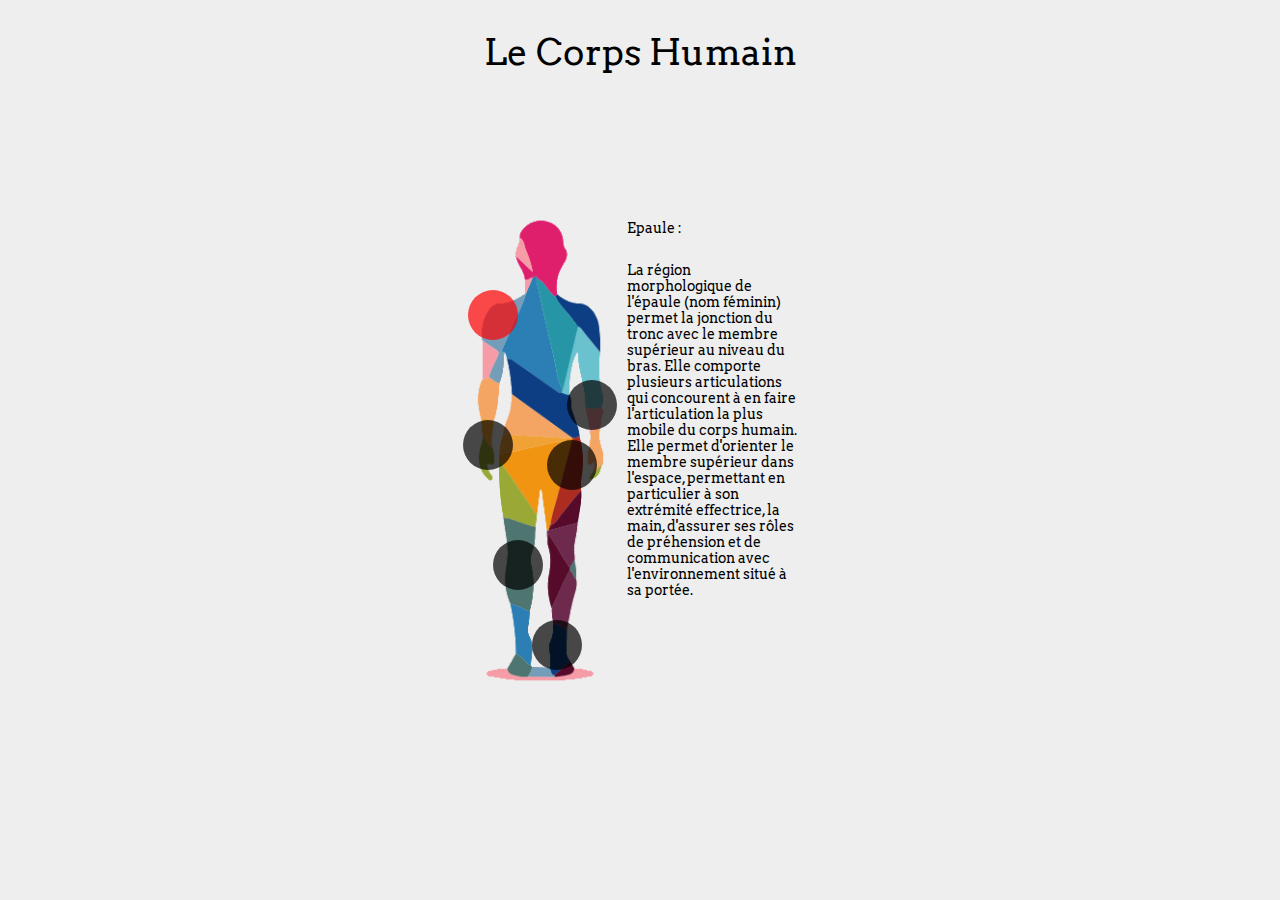
<file: Atelier_2/index.html>
<!DOCTYPE html>
<html lang="fr">
	<head>
		<meta charset="utf-8"/>
		<meta name="description" content="Description">
		<meta name="keywords" content="corps,humain,anatomie,articulation">
		<meta name="viewport" content="width=device-width, initial-scale=1, user-scalable=no, shrink-to-fit=no">
		<link rel="stylesheet" type="text/css" href="css/style.css"/>
		<link rel="stylesheet" type="text/css" href="css/index.css"/>
		<title>Corps Humain</title>
	</head>
	<body>
		<main id="main" role="main">

			<h1>Le Corps Humain</h1>
			<div id="container">

				<div class="left">
					<img src="img/body.png">
					
					<div onclick="update(this);" id="epaules" class="active"></div>
					<div onclick="update(this);" id="coude"></div>
					<div onclick="update(this);" id="poignet"></div>
					<div onclick="update(this);" id="hanche"></div>
					<div onclick="update(this);" id="genou"></div>
					<div onclick="update(this);" id="cheville"></div>
				</div>

				<div class="right">
					<p id="epaules_p">
						<span>Epaule :</span><br/>
						La région morphologique de l'épaule (nom féminin) permet la jonction du tronc avec le membre supérieur au niveau du bras. Elle comporte plusieurs articulations qui concourent à en faire l'articulation la plus mobile du corps humain. Elle permet d'orienter le membre supérieur dans l'espace, permettant en particulier à son extrémité effectrice, la main, d'assurer ses rôles de préhension et de communication avec l'environnement situé à sa portée.
					</p>
				
					<p id="coude_p">
						<span>Coude :</span><br/>
						Le coude (ou articulation olécranienne) est la partie du membre supérieur située entre le bras et l'avant-bras. Cette articulation comprend en avant la région du « pli du coude » (ou fosse cubitale). C'est un complexe articulaire synovial du membre supérieur humain reliant le bras à l'avant-bras. Il unit ainsi trois os entre eux : le radius, l'ulna (cubitus) et l'humérus.
					</p>
				
					<p id="poignet_p">
						<span>Poignet :</span><br/>
						Le poignet est une région du membre supérieur située entre la main et l'avant-bras, et contenant le carpe.Élément-clé pour le fonctionnement de la main, il permet les mouvements (c'est-à-dire les changements de place et d’orientation) de la main par rapport à l’avant-bras, transmet les forces appliquées de la main à l’avant-bras, permet d'adapter la capacité de flexion-extension maximale des doigts et de la préhension.
					</p>
				
					<p id="hanche_p">
						<span>Hanche :</span><br/>
						La hanche ou articulation coxo-fémorale est une articulation (énarthrose) qui permet de joindre la cuisse au bassin. Elle met en jeu deux os : l'os iliaque et le fémur.
					</p>
				
					<p id="genou_p">
						<span>Genou :</span><br/>
						In nec rhoncus neque. Duis tincidunt ante massa, sit amet hendrerit nisl euismod quis. Maecenas sit amet dui nec elit lacinia ultrices. Nunc ullamcorper ullamcorper mi, eu blandit ipsum fringilla a. Fusce aliquet feugiat sapien pharetra volutpat. In euismod dolor accumsan rhoncus suscipit. Phasellus ut facilisis quam. In tempus ornare venenatis.
					</p>
				
					<p id="cheville_p">
						<span>Cheville :</span><br/>
						La cheville ou cou-de-pied est l'articulation qui relie la jambe et le pied.Elle est parfois sujette à des entorses, le plus souvent externes par flexion plantaire et pied en équin.Une cheville adulte est composée, au point de vue osseux, de l'épiphyse inférieure du tibia (malléole interne et plafond), de l'épiphyse inférieure de la fibula (ou péroné) (malléole externe) et du talus (ou astragale). Classiquement, on parle d'articulation supinale de l'arrière pied.
					</p>
				</div>
				
			</div>
		</main>
		<script type="text/javascript" src="scripts/script.js"></script>
	</body>
</html>
</file>
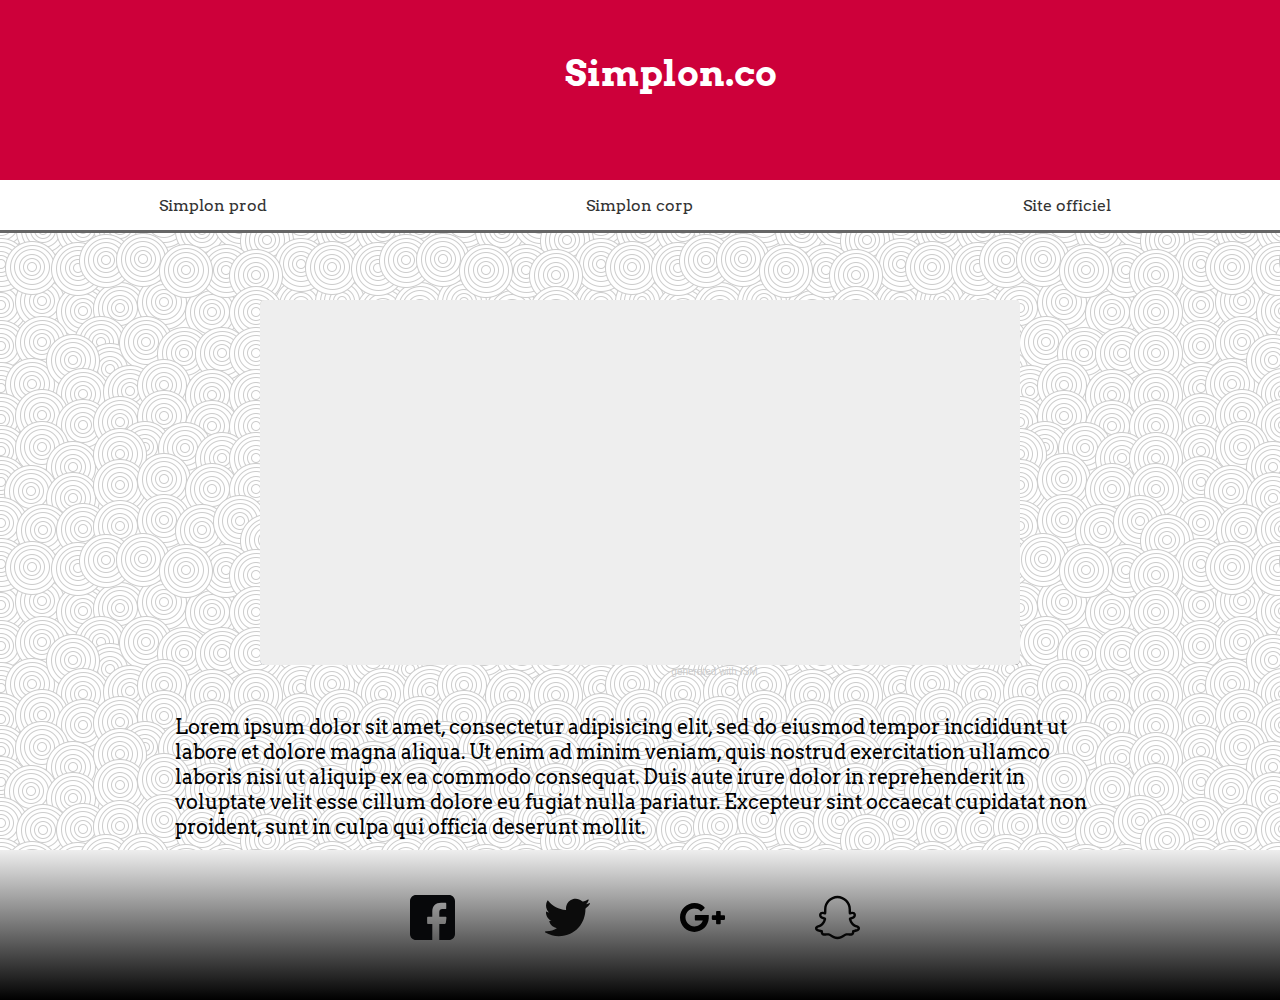
<file: Atelier_3/index.html>
<!DOCTYPE html>
<html>
	<head>
		<title>Simplon</title>
		<meta charset="utf-8">
		<link rel="stylesheet" type="text/css" href="styles/style.css">
		<link rel="stylesheet" type="text/css" href="styles/index.css">
		<link rel="stylesheet" href="imageslidermaker/ism/css/my-slider.css"/>
		<link rel="stylesheet" type="text/css" href="styles/my_menu.css">
		<script src="imageslidermaker/ism/js/ism-2.2.min.js"></script>
	</head>
	<body>
		<section id="header">
			<h1>Simplon.co</h1>
			<link rel="icon" href="images/index.png" />
		</section>

		<div id="menu">
			<nav>
				<div class='wifeo_conteneur_menu'>
					<div class='wifeo_pagemenu'>
						<a href='https://prod.simplon.co/' target='_blank'>Simplon prod</a>
					</div>
					<div class='wifeo_pagemenu'>
						<a href='https://simplon.co/simplon-corp/' target='_blank'>Simplon corp</a>
					</div>
					<div class='wifeo_pagemenu'>
						<a href='https://simplon.co/' target='_blank'>Site officiel</a>
					</div>
				</div>
			</nav>
		</div>

		<section id="main">
			<center><div id="slider">
				<div class="ism-slider" id="my-slider">
				  <ol>
				    <li>
				      <img src="images/slide_1png.png">
				      <div class="ism-caption ism-caption-0">My slide caption text</div>
				    </li>
				    <li>
				      <img src="images/slide_2.jpg">
				      <div class="ism-caption ism-caption-0">My slide caption text</div>
				    </li>
				    <li>
				      <img src="images/slide_3.png">
				      <div class="ism-caption ism-caption-0">My slide caption text</div>
				    </li>
				  </ol>
				</div>
				<p class="ism-badge" id="my-slider-ism-badge"><a class="ism-link" href="http://imageslidermaker.com" rel="nofollow">generated with ISM</a></p>

			</div></center>
			<p>Lorem ipsum dolor sit amet, consectetur adipisicing elit, sed do eiusmod
			tempor incididunt ut labore et dolore magna aliqua. Ut enim ad minim veniam,
			quis nostrud exercitation ullamco laboris nisi ut aliquip ex ea commodo
			consequat. Duis aute irure dolor in reprehenderit in voluptate velit esse
			cillum dolore eu fugiat nulla pariatur. Excepteur sint occaecat cupidatat non
			proident, sunt in culpa qui officia deserunt mollit. </p>
		</section>
		<section id="footer">
			<div id="footer_top">
				<img src="images/facebook.svg">
				<img src="images/twitter.svg">
				<img src="images/google-plus.svg">
				<img src="images/snapchat.svg">
			</div>
		</section>
	</body>
</html>
</file>
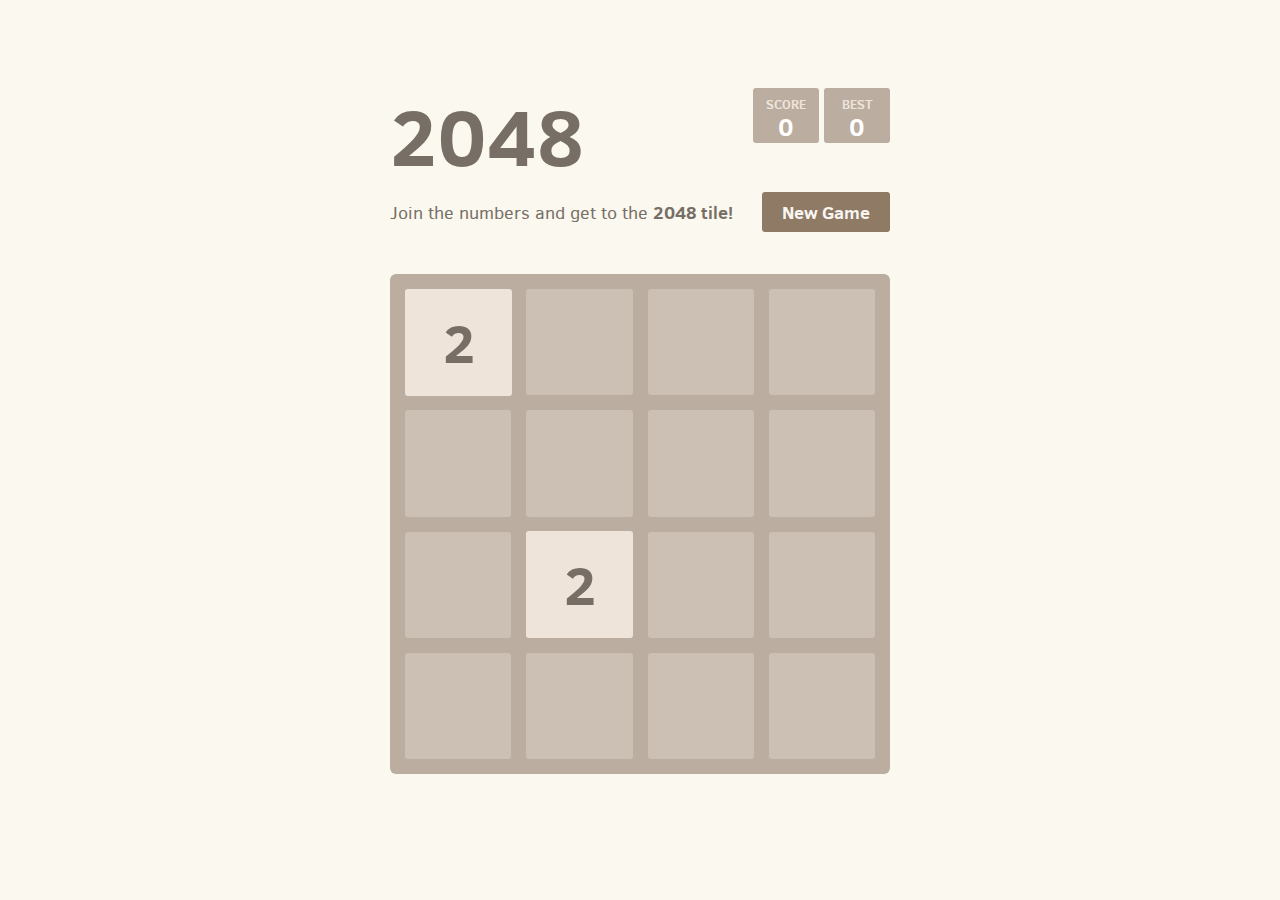
<file: Atelier_4/2048/index.html>
<!DOCTYPE html>
<html>
<head>
  <meta charset="utf-8">
  <title>2048</title>

  <link href="style/main.css" rel="stylesheet" type="text/css">
  <link rel="shortcut icon" href="favicon.ico">
  <link rel="apple-touch-icon" href="meta/apple-touch-icon.png">
  <link rel="apple-touch-startup-image" href="meta/apple-touch-startup-image-640x1096.png" media="(device-width: 320px) and (device-height: 568px) and (-webkit-device-pixel-ratio: 2)"> <!-- iPhone 5+ -->
  <link rel="apple-touch-startup-image" href="meta/apple-touch-startup-image-640x920.png"  media="(device-width: 320px) and (device-height: 480px) and (-webkit-device-pixel-ratio: 2)"> <!-- iPhone, retina -->
  <meta name="apple-mobile-web-app-capable" content="yes">
  <meta name="apple-mobile-web-app-status-bar-style" content="black">

  <meta name="HandheldFriendly" content="True">
  <meta name="MobileOptimized" content="320">
  <meta name="viewport" content="width=device-width, target-densitydpi=160dpi, initial-scale=1.0, maximum-scale=1, user-scalable=no, minimal-ui">
</head>
<body>
  <div class="container">
    <div class="heading">
      <h1 class="title">2048</h1>
      <div class="scores-container">
        <div class="score-container">0</div>
        <div class="best-container">0</div>
      </div>
    </div>

    <div class="above-game">
      <p class="game-intro">Join the numbers and get to the <strong>2048 tile!</strong></p>
      <a class="restart-button">New Game</a>
    </div>

    <div class="game-container">
      <div class="game-message">
        <p></p>
        <div class="lower">
	        <a class="keep-playing-button">Keep going</a>
          <a class="retry-button">Try again</a>
        </div>
      </div>

      <div class="grid-container">
        <div class="grid-row">
          <div class="grid-cell"></div>
          <div class="grid-cell"></div>
          <div class="grid-cell"></div>
          <div class="grid-cell"></div>
        </div>
        <div class="grid-row">
          <div class="grid-cell"></div>
          <div class="grid-cell"></div>
          <div class="grid-cell"></div>
          <div class="grid-cell"></div>
        </div>
        <div class="grid-row">
          <div class="grid-cell"></div>
          <div class="grid-cell"></div>
          <div class="grid-cell"></div>
          <div class="grid-cell"></div>
        </div>
        <div class="grid-row">
          <div class="grid-cell"></div>
          <div class="grid-cell"></div>
          <div class="grid-cell"></div>
          <div class="grid-cell"></div>
        </div>
      </div>

      <div class="tile-container">

      </div>
    </div>

    <p class="game-explanation">

  </div>

  <script src="js/bind_polyfill.js"></script>
  <script src="js/classlist_polyfill.js"></script>
  <script src="js/animframe_polyfill.js"></script>
  <script src="js/keyboard_input_manager.js"></script>
  <script src="js/html_actuator.js"></script>
  <script src="js/grid.js"></script>
  <script src="js/tile.js"></script>
  <script src="js/local_storage_manager.js"></script>
  <script src="js/game_manager.js"></script>
  <script src="js/application.js"></script>
</body>
</html>
</file>
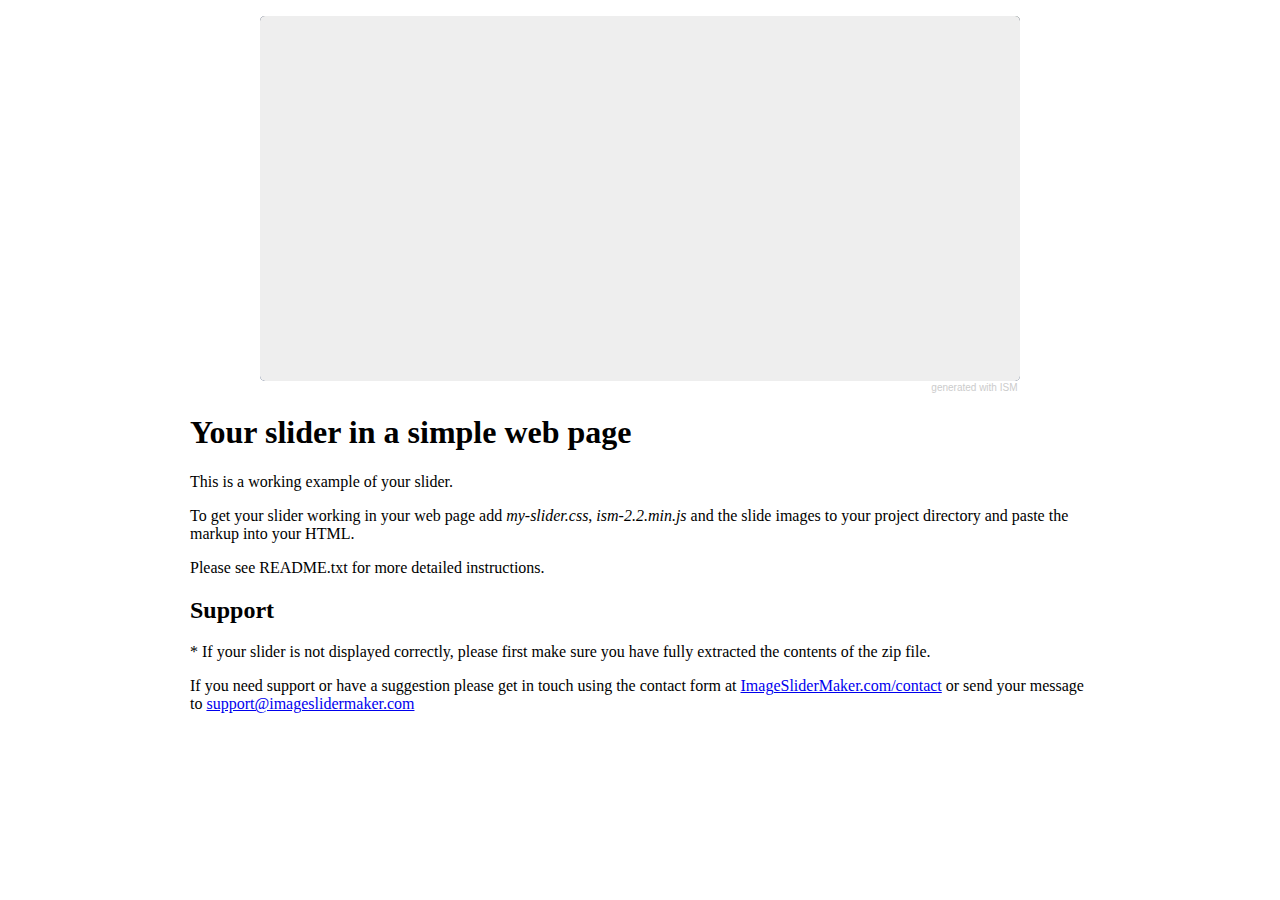
<file: Atelier_3/imageslidermaker/example.html>
<html>
<head>
<title>Your slider in a simple web page</title>

<style>
body { background-color: #fff; color: #000; padding: 0; margin: 0; }
.container { width: 900px; margin: auto; padding-top: 1em; }
.container .ism-slider { margin-left: auto; margin-right: auto; }
</style>

<link rel="stylesheet" href="ism/css/my-slider.css"/>
<script src="ism/js/ism-2.2.min.js"></script>

</head>
<body>
<div class='container'>

<div class="ism-slider" id="my-slider">
  <ol>
    <li>
      <img src="ism/image/slides/flower-729514_1280.jpg">
      <div class="ism-caption ism-caption-0">My slide caption text</div>
    </li>
    <li>
      <img src="ism/image/slides/beautiful-701678_1280.jpg">
      <div class="ism-caption ism-caption-0">My slide caption text</div>
    </li>
    <li>
      <img src="ism/image/slides/summer-192179_1280.jpg">
      <div class="ism-caption ism-caption-0">My slide caption text</div>
    </li>
  </ol>
</div>
<p class="ism-badge" id="my-slider-ism-badge"><a class="ism-link" href="http://imageslidermaker.com" rel="nofollow">generated with ISM</a></p>

<section><h1>Your slider in a simple web page</h1>


<p>This is a working example of your slider.</p>

<p>To get your slider working in your web page add <em>my-slider.css</em>, <em>ism-2.2.min.js</em> and the slide images to your project directory and paste the markup into your HTML.</p>
Please see README.txt for more detailed instructions.

<h2>Support</h2>

* If your slider is not displayed correctly, please first make sure you have fully extracted the contents of the zip file.

<p>If you need support or have a suggestion please get in touch using
the contact form at <a href='http://imageslidermaker.com/contact'>ImageSliderMaker.com/contact</a>
or send your message to <a href='mailto:support@imageslidermaker.com'>support@imageslidermaker.com</a></p>

</section></div>
</body>
</html>
</file>
<file: Atelier_2/css/style.css>
@import url('https://fonts.googleapis.com/css?family=Arvo');

* { box-sizing: border-box; margin: 0px; padding: 0px; outline: none;}
html { height: 100%;}
body { height: 100%; background-color: #eee; font-size: 0px; font-family: 'Arvo', serif;}
input { font-family: 'Arvo', serif;}
h1, h2, h3, h4, h5, h6 { font-weight: 400;}
a { text-decoration: none;}
</file>
<file: Atelier_2/css/index.css>
#main { display: block; position: relative; width: 100%; height: 100%;}
	h1 { font-size: 36px; text-align: center; padding-top: 30px; padding-bottom: 30px;}
	#container { display: block; position: absolute; top: 50%; left: 50%; transform: translate(-50%, -50%); width: 100%; height: 480px; text-align: center;}
		#container > .left { display: inline-block; vertical-align: top; position: relative; height: 100%;}
			#container > .left > img { display: block; height: 100%;}
			#container > .left > div { display: block; position: absolute; z-index: 10; width: 50px; height: 50px; border-radius: 50%; background-color: rgba(0, 0, 0, 0.7);}
			#container > .left > div.active { background-color: rgba(255, 0, 0, 0.7);}
			#epaules { top: 80px; left: -5px;}
			#coude { top: 170px; right: -10px;}
			#poignet { top: 210px; left: -10px;}
			#hanche { top: 230px; right: 10px;}
			#genou { top: 330px; left: 20px;}
			#cheville { top: 410px; right: 25px;}
		#container > .right { display: inline-block; vertical-align: top; max-width: 200px; height: 100%; overflow: auto;}
			#container > .right > p { padding: 10px 10px 10px 20px; text-align: left; font-size: 14px;}
				#container > .right > p > span { display: block; margin-bottom: 10px; font-weight: 500;}
			#epaules_p { display: block;}
			#coude_p { display: none;}
			#poignet_p { display: none;}
			#hanche_p { display: none;}
			#genou_p { display: none;}
			#cheville_p { display: none;}

@media (max-width: 479px)
{
		#container > .left { display: inline-block; vertical-align: top; width: 134px;}
		#container > .right { display: inline-block; vertical-align: top; width: calc(100% - 134px);}

}
</file>
<file: Atelier_3/styles/style.css>
@import url('https://fonts.googleapis.com/css?family=Arvo');

* { box-sizing: border-box; margin: 0px; padding: 0px; outline: none;}
html { height: 100%;}
body { height: 100%; background-image: url("../images/swirl_pattern/swirl_pattern.png"); background-repeat: repeat; background-attachment: fixed; font-size: 0px; font-family: 'Arvo', serif;}
input { font-family: 'Arvo', serif;}
 h2, h3, h4, h5, h6 { font-weight: 400; color: #fff;}
a { text-decoration: none;}
</file>
<file: Atelier_3/styles/index.css>
#header { height: 20%; background-color: #cd003a; }
	#header > h1 { font-size: 36px; color: #fff; height: 100%; margin: auto; padding-top: 4%; width: 150px; height: auto; }

#menu { height: 120px; }

#main { height: 500px; }

p { margin: 175px; margin-top: 50px;  font-size: 20px; color: black; position: absolute;}

#footer { margin-top: 50px; height: 150px; width: 100%; position: absolute; bottom: 0; position: static; background:linear-gradient(#eee, black); }
	#footer > #footer_top { width: 550px; margin: auto; }
		#footer > #footer_top > img { display: inline-block; height: 45px; margin: 45px; }
</file>
<file: Atelier_3/imageslidermaker/ism/css/my-slider.css>
.ism-slider > ol, .ism-slider > ol > li, .ism-slider > ol > li > img { width: 100%; list-style: none; margin: 0; padding: 0; }
.ism-slider {
  overflow: hidden;
  position: relative;
  padding: 0 !important;
  -webkit-user-select: none;
  -khtml-user-select: none;
  -moz-user-select: none;
  -ms-user-select: none;
  user-select: none;
  cursor: default;
  z-index: 2;
  background-color: rgba(0, 0, 0, 0.1);
  -webkit-animation: ism-fadein 3s;
  -webkit-background-clip: padding-box;
  -moz-background-clip: padding;
  background-clip: padding-box;
}
@-webkit-keyframes ism-fadein {
  from { opacity: 0; }
  to { opacity: 1; }
}
@-webkit-keyframes ism-loading {
  50% { left: 120px; }
}

.ism-slider .ism-slides {
  list-style: none;
  position: absolute;
  height: 100%;
  top: 0;
  padding: 0 !important;
  margin-top: 0;
  margin-bottom: 0;
  z-index: 1;
}

.ism-slider li.ism-slide {
  height: 100%;
  overflow: hidden;
  position: absolute;
  display: block;
  top: 0;
  bottom: 0;
  margin: 0 !important;
  padding: 0 !important;
  background-color: #d5d5d5;
  text-align: center;
}

.ism-slider .ism-img-frame {
  display: block;
  position: absolute;
  width: 100%;
  height: 100%;
}

.ism-slider a.ism-image-link {
  position: absolute;
  color: inherit;
  text-decoration: none;
  display: block;
  top: 0;
  left: 0;
  width: 100%;
  height: 100%;
}

.ism-slider .ism-img {
  display: block;
  border: none;
  position: absolute;
  pointer-events: none;
}

.ism-button, .ism-pause-button {
  position: absolute;
  display: block;
  -webkit-box-sizing: border-box; -moz-box-sizing: border-box; box-sizing: border-box;
  border: none;
  outline: none;
  text-align:center;
  z-index: 6;
  cursor: pointer;
  padding: 0;
  background-repeat: no-repeat;
  background-position: center center;
}

.ism-pause-button {
  display: none;
  left: 50%;
}

.ism-slider:hover .ism-pause-button {
  display: block;
}

.ism-caption {
  -webkit-box-sizing: border-box; -moz-box-sizing: border-box; box-sizing: border-box;
  padding: 0 1em;
  text-shadow: none;
  line-height: 1.2em;
  padding: 0.25em 0.5em;
  width: auto;
  height: auto;
  text-align: center;
  visibility: hidden;
}

a.ism-image-link .ism-caption, a.ism-caption {
  text-decoration: none;
  font-weight: normal;
}

a.ism-caption:hover {
  text-decoration: underline;
}

.ism-caption-0 {
  z-index: 3;
}

.ism-caption-1 {
  z-index: 4;
}

.ism-caption-2 {
  z-index: 5;
}

.ism-radios {
  margin: 0;
  padding: 0;
  list-style: none;
  color: #fff;
  font-size: 1px;
}

.ism-slider .ism-radios {
  position: absolute;
  -webkit-box-sizing: border-box; -moz-box-sizing: border-box; box-sizing: border-box;
  z-index: 6;
  bottom: 5px;
  left: 0;
  right: 0;
  width: auto;
  background-color: rgba(255, 255, 255, 0.0);
  padding: 0 7px;
  height: 0;
  overflow: visible;
}

.ism-slider .ism-radios.ism-radios-as-thumbnails {
  bottom: 5px;
}

.ism-radios li {
  position: relative;
  display: inline-block;
  margin: 0 3px;
  padding: 0;
}

.ism-radios input.ism-radio {
  display: none;
}

.ism-radios label {
  display: block;
  -webkit-box-sizing: border-box; -moz-box-sizing: border-box; box-sizing: border-box;
  margin: 0;
  text-decoration: none;
  cursor: pointer;
}

.ism-radios-as-thumbnails label {
  -webkit-background-size: 120% auto; -moz-background-size: 120% auto; -o-background-size: 120% auto; background-size: 120% auto;
  background-position: center center;
  background-repeat: no-repeat;
  border: 2px solid rgba(255, 255, 255, 0.6);
  opacity: 0.8;
}

.ism-radios-as-thumbnails label:hover {
  border: 2px solid #fff;
  opacity: 1;
}

.ism-radios-as-thumbnails li.active label {
  border: 2px solid rgba(255, 255, 255, 1.0);
  opacity: 1;
}

p.ism-badge {
  margin: 0 auto;
  text-align: right;
  font-size: 10px;
  padding-top: 1px;
  color: #ccc;
  font-family: sans-serif;
  font-weight: normal;
}

p.ism-badge a.ism-link {
  color: inherit;
  text-decoration: none;
  margin-right: 0.25em;
}

p.ism-badge a.ism-link:hover {
  color: #aaa;
  text-decoration: underline;
}

.ism-zoom-in {
  -webkit-animation: zoomin 0.81s linear 1;
  animation: zoomin 0.81s linear 1;
}

@-webkit-keyframes zoomin {
  0% { -webkit-transform: scale(1.0); transform: scale(1.0); }
  100% { -webkit-transform: scale(3.0); transform: scale(3.0); }
}
@keyframes zoomin {
  0% { -webkit-transform: scale(1.0); transform: scale(1.0); }
  100% { -webkit-transform: scale(3.0); transform: scale(3.0); }
}

@-webkit-keyframes fadein {
  0% { opacity: 0; }
 100% { opacity: 1; }
}
@keyframes fadein {
  0% { opacity: 0; }
 100% { opacity: 1; }
}

@-webkit-keyframes slidein {
  0% { -webkit-transform: translate(-1200px, 0); transform: translate(-1200px, 0); }
  100% { -webkit-transform: translate(0, 0); transform: translate(0, 0); }
}
@keyframes slidein {
  0% { -webkit-transform: translate(-1200px, 0); transform: translate(-1200px, 0); }
  100% { -webkit-transform: translate(0, 0); transform: translate(0, 0); }
}

@-webkit-keyframes popin {
  50% { -webkit-transform: scale(1.2); transform: scale(1.2); }
}
@keyframes popin {
  50% { -webkit-transform: scale(1.2); transform: scale(1.2); }
}

.ism-zoom-pan {
  -webkit-animation: zoompan 20.0s linear 1;
  animation: zoompan 20.0s linear 1;
}
@-webkit-keyframes zoompan {
  0% { -webkit-transform: translate(0, 0) scale(1.0); transform: translate(0, 0) scale(1.0); }
  50% { -webkit-transform: translate(-5%, -5%) scale(1.3); transform: translate(-5%, -5%) scale(1.3); }
  100% { -webkit-transform: translate(0, 0) scale(1.0); transform: translate(0, 0) scale(1.0); }
}
@keyframes zoompan {
  0% { -webkit-transform: translate(0, 0) scale(1.0); transform: translate(0, 0) scale(1.0); }
  50% { -webkit-transform: translate(-5%, -5%) scale(1.3); transform: translate(-5%, -5%) scale(1.3); }
  100% { -webkit-transform: translate(0, 0) scale(1.0); transform: translate(0, 0) scale(1.0); }
}

.ism-zoom-rotate {
  -webkit-animation: zoomrotate 20.0s linear 1;
  animation: zoomrotate 20.0s linear 1;
}
@-webkit-keyframes zoomrotate {
  0% { -webkit-transform: rotate(0) scale(1.0); transform: rotate(0) scale(1.0); }
  50% { -webkit-transform: rotate(-5deg) scale(1.3); transform: rotate(-5deg) scale(1.3); }
  100% { -webkit-transform: rotate(0) scale(1.0); transform: rotate(0) scale(1.0); }
}
@keyframes zoomrotate {
  0% { -webkit-transform: rotate(0) scale(1.0); transform: rotate(0) scale(1.0); }
  50% { -webkit-transform: rotate(-5deg) scale(1.3); transform: rotate(-5deg) scale(1.3); }
  100% { -webkit-transform: rotate(0) scale(1.0); transform: rotate(0) scale(1.0); }
}
/* SLIDER */

#my-slider {
    width: 760px;
    -webkit-border-radius: 5px; border-radius: 5px; 
}

#my-slider-ism-badge {
    width: 760px;
}

#my-slider:before {
    content: ''; display: block; padding-top: 48%;
}

#my-slider .ism-frame {
    position: absolute; top: 0; bottom: 0; left: 0; width: 100%;
}

#my-slider .ism-button {
    display: block;
    width: 50px; height: 100px; background-size: 16px 16px; top: 50%; margin-top: -50px;
    color: #fff; background-color: rgba(255, 255, 255, 0.3);
    display: block; visibility: visible;
}

#my-slider .ism-button-prev {
    background-image: url([data-uri]);
    border-radius: 0 50px 50px 0; left: 0;
    left: 0;
}

#my-slider .ism-button-next {
    background-image: url([data-uri]);
    border-radius: 50px 0 0 50px; right: 0;
    right: 0;
}

#my-slider .ism-pause-button {
    width: 50px; height: 50px; background-size: 16px 16px; top: 50%; margin-top: -25px; border-radius: 25px; margin-left: -25px;
    color: #fff; background-color: rgba(255, 255, 255, 0.3); background-image: url([data-uri]);
}

#my-slider .ism-pause-button.ism-play {
    background-image: url([data-uri]);
}

#my-slider .ism-button:hover {
    background-color: rgba(255, 255, 255, 0.6);
}

#my-slider .ism-pause-button:hover {
    background-color: rgba(255, 255, 255, 0.6);
}

#my-slider .ism-radios {
    display: block;
    height: 20px;
    text-align: center;
}

#my-slider .ism-radios label {
    width: 20px; height: 20px;
    border-radius: 10px;
    color: #000; background-color: rgba(255, 255, 255, 0.5);
}

#my-slider .ism-radios li.active label {
    background-color: rgba(255, 255, 255, 1.0);
}

#my-slider .ism-radios label:hover {
    background-color: rgba(255, 255, 255, 0.8);
}


/* SLIDES */

#my-slider .ism-slide-0 .ism-img-frame {
    width: 100%;
}

#my-slider .ism-slide-0 .ism-img {
    width: 100%;
    top: 50%; -webkit-transform: translateY(-50%); -moz-transform: translateY(-50%); -ms-transform: translateY(-50%); transform: translateY(-50%);
}

#my-slider .ism-slide-1 .ism-img-frame {
    height: 100%;
}

#my-slider .ism-slide-1 .ism-img {
    height: 100%;
    left: 50%; -webkit-transform: translateX(-50%); -moz-transform: translateX(-50%); -ms-transform: translateX(-50%); transform: translateX(-50%);
}

#my-slider .ism-slide-2 .ism-img-frame {
    width: 100%;
}

#my-slider .ism-slide-2 .ism-img {
    width: 100%;
    top: 50%; -webkit-transform: translateY(-50%); -moz-transform: translateY(-50%); -ms-transform: translateY(-50%); transform: translateY(-50%);
}


/* CAPTIONS */

#my-slider .ism-slide-0 .ism-caption-0.ism-caption-anim {
    -webkit-animation: fadein 0.5s; animation: fadein 0.5s;
}

#my-slider .ism-slide-0 .ism-caption-1.ism-caption-anim {
    -webkit-animation: fadein 0.5s; animation: fadein 0.5s;
}

#my-slider .ism-slide-0 .ism-caption-2.ism-caption-anim {
    -webkit-animation: fadein 0.5s; animation: fadein 0.5s;
}

#my-slider .ism-slide-1 .ism-caption-0.ism-caption-anim {
    -webkit-animation: fadein 0.5s; animation: fadein 0.5s;
}

#my-slider .ism-slide-1 .ism-caption-1.ism-caption-anim {
    -webkit-animation: fadein 0.5s; animation: fadein 0.5s;
}

#my-slider .ism-slide-1 .ism-caption-2.ism-caption-anim {
    -webkit-animation: fadein 0.5s; animation: fadein 0.5s;
}

#my-slider .ism-slide-2 .ism-caption-0.ism-caption-anim {
    -webkit-animation: fadein 0.5s; animation: fadein 0.5s;
}

#my-slider .ism-slide-2 .ism-caption-1.ism-caption-anim {
    -webkit-animation: fadein 0.5s; animation: fadein 0.5s;
}

#my-slider .ism-slide-2 .ism-caption-2.ism-caption-anim {
    -webkit-animation: fadein 0.5s; animation: fadein 0.5s;
}

#my-slider .ism-slide-0 .ism-caption-0 {
    font-size: 1.25em;
    font-family: sans-serif;
    position: absolute; top: 10%;
    left: 5%;
    border-radius: 4px;
    border: none;
    color: #fff; background-color: rgba(0, 0, 0, 0.70);
}

#my-slider .ism-slide-0 .ism-caption-1 {
    font-size: 1.25em;
    font-family: sans-serif;
    position: absolute; top: 60%;
    left: 40%;
    border-radius: 4px;
    border: none;
    color: #fff; background-color: rgba(0, 0, 0, 0.70);
}

#my-slider .ism-slide-0 .ism-caption-2 {
    font-size: 1.25em;
    font-family: sans-serif;
    position: absolute; top: 20%;
    left: 60%;
    border-radius: 4px;
    border: none;
    color: #fff; background-color: rgba(0, 0, 0, 0.70);
}

#my-slider .ism-slide-1 .ism-caption-0 {
    font-size: 1.25em;
    font-family: sans-serif;
    position: absolute; top: 10%;
    left: 5%;
    border-radius: 4px;
    border: none;
    color: #fff; background-color: rgba(0, 0, 0, 0.70);
}

#my-slider .ism-slide-1 .ism-caption-1 {
    font-size: 1.25em;
    font-family: sans-serif;
    position: absolute; top: 60%;
    left: 40%;
    border-radius: 4px;
    border: none;
    color: #fff; background-color: rgba(0, 0, 0, 0.70);
}

#my-slider .ism-slide-1 .ism-caption-2 {
    font-size: 1.25em;
    font-family: sans-serif;
    position: absolute; top: 20%;
    left: 60%;
    border-radius: 4px;
    border: none;
    color: #fff; background-color: rgba(0, 0, 0, 0.70);
}

#my-slider .ism-slide-2 .ism-caption-0 {
    font-size: 1.25em;
    font-family: sans-serif;
    position: absolute; top: 10%;
    left: 5%;
    border-radius: 4px;
    border: none;
    color: #fff; background-color: rgba(0, 0, 0, 0.70);
}

#my-slider .ism-slide-2 .ism-caption-1 {
    font-size: 1.25em;
    font-family: sans-serif;
    position: absolute; top: 60%;
    left: 40%;
    border-radius: 4px;
    border: none;
    color: #fff; background-color: rgba(0, 0, 0, 0.70);
}

#my-slider .ism-slide-2 .ism-caption-2 {
    font-size: 1.25em;
    font-family: sans-serif;
    position: absolute; top: 20%;
    left: 60%;
    border-radius: 4px;
    border: none;
    color: #fff; background-color: rgba(0, 0, 0, 0.70);
}
</file>
<file: Atelier_3/styles/my_menu.css>
.wifeo_pagemenu > a{color:#333333;text-decoration:none} 
		.wifeo_pagemenu:hover > a{color:#333333;text-decoration:none;font-weight:bold} 
	.wifeo_rubrique > a{color:#333333;text-decoration:none} 
		.wifeo_rubrique:hover > a{color:#333333;font-weight:bold;text-decoration:none} 
	.wifeo_pagesousmenu > a{color:#333333;text-decoration:none} 
.wifeo_conteneur_menu{border-spacing:0px} 
.wifeo_conteneur_menu{width:100%;display:table;background-color:#FFFFFF;height:50px;border-bottom:3px solid #666666} 
	.wifeo_pagemenu > a, .wifeo_rubrique > a{text-decoration:none;display:table-cell;vertical-align:middle;height:50px;padding:0 5px;width:100%;font-size:1rem;text-align:center;-webkit-transition:all 0.25s ease;-moz-transition:all 0.25s ease;-ms-transition:all 0.25s ease;-o-transition:all 0.25s ease;transition:all 0.25s ease} 
		.wifeo_pagemenu > a:hover, .wifeo_pagesousmenu > a:hover{background-color:#CCCCCC;font-size:calc( 1rem + 1px )} 
	.wifeo_rubrique:hover > a{background-color:#CCCCCC;font-size:calc( 1rem + 1px )} 
		.wifeo_pagemenu, .wifeo_rubrique{float:left;position:relative;width:33.333%;text-align:center;display:table} 
.wifeo_sousmenu{left:0;opacity:0;position:absolute;top:0;visibility:hidden;z-index:3;width:100%} @media screen and (min-device-width:1024px){.wifeo_sousmenu{-webkit-transition:all 0.25s ease;-moz-transition:all 0.25s ease;-ms-transition:all 0.25s ease;-o-transition:all 0.25s ease;transition:all 0.25s ease}} 
		.wifeo_rubrique:hover .wifeo_sousmenu{opacity:1;visibility:visible;top:50px} 
.wifeo_pagesousmenu{border-left:3px solid #666666} 
	.wifeo_pagesousmenu a{background:#FFFFFF;width:100%;display:inline-block;height:38px;padding:6px 0;font-size:12px;text-align:center;-webkit-transition:all 0.25s ease;-moz-transition:all 0.25s ease;-ms-transition:all 0.25s ease;-o-transition:all 0.25s ease;transition:all 0.25s ease} 
		.wifeo_pagesousmenu a:hover{background:#CCCCCC;width:110%;display:inline-block}
</file>
<file: Atelier_4/2048/style/main.css>
@import url(fonts/clear-sans.css);
html, body {
  margin: 0;
  padding: 0;
  background: #faf8ef;
  color: #776e65;
  font-family: "Clear Sans", "Helvetica Neue", Arial, sans-serif;
  font-size: 18px; }

body {
  margin: 80px 0; }

.heading:after {
  content: "";
  display: block;
  clear: both; }

h1.title {
  font-size: 80px;
  font-weight: bold;
  margin: 0;
  display: block;
  float: left; }

@-webkit-keyframes move-up {
  0% {
    top: 25px;
    opacity: 1; }

  100% {
    top: -50px;
    opacity: 0; } }
@-moz-keyframes move-up {
  0% {
    top: 25px;
    opacity: 1; }

  100% {
    top: -50px;
    opacity: 0; } }
@keyframes move-up {
  0% {
    top: 25px;
    opacity: 1; }

  100% {
    top: -50px;
    opacity: 0; } }
.scores-container {
  float: right;
  text-align: right; }

.score-container, .best-container {
  position: relative;
  display: inline-block;
  background: #bbada0;
  padding: 15px 25px;
  font-size: 25px;
  height: 25px;
  line-height: 47px;
  font-weight: bold;
  border-radius: 3px;
  color: white;
  margin-top: 8px;
  text-align: center; }
  .score-container:after, .best-container:after {
    position: absolute;
    width: 100%;
    top: 10px;
    left: 0;
    text-transform: uppercase;
    font-size: 13px;
    line-height: 13px;
    text-align: center;
    color: #eee4da; }
  .score-container .score-addition, .best-container .score-addition {
    position: absolute;
    right: 30px;
    color: red;
    font-size: 25px;
    line-height: 25px;
    font-weight: bold;
    color: rgba(119, 110, 101, 0.9);
    z-index: 100;
    -webkit-animation: move-up 600ms ease-in;
    -moz-animation: move-up 600ms ease-in;
    animation: move-up 600ms ease-in;
    -webkit-animation-fill-mode: both;
    -moz-animation-fill-mode: both;
    animation-fill-mode: both; }

.score-container:after {
  content: "Score"; }

.best-container:after {
  content: "Best"; }

p {
  margin-top: 0;
  margin-bottom: 10px;
  line-height: 1.65; }

a {
  color: #776e65;
  font-weight: bold;
  text-decoration: underline;
  cursor: pointer; }

strong.important {
  text-transform: uppercase; }

hr {
  border: none;
  border-bottom: 1px solid #d8d4d0;
  margin-top: 20px;
  margin-bottom: 30px; }

.container {
  width: 500px;
  margin: 0 auto; }

@-webkit-keyframes fade-in {
  0% {
    opacity: 0; }

  100% {
    opacity: 1; } }
@-moz-keyframes fade-in {
  0% {
    opacity: 0; }

  100% {
    opacity: 1; } }
@keyframes fade-in {
  0% {
    opacity: 0; }

  100% {
    opacity: 1; } }
.game-container {
  margin-top: 40px;
  position: relative;
  padding: 15px;
  cursor: default;
  -webkit-touch-callout: none;
  -ms-touch-callout: none;
  -webkit-user-select: none;
  -moz-user-select: none;
  -ms-user-select: none;
  -ms-touch-action: none;
  touch-action: none;
  background: #bbada0;
  border-radius: 6px;
  width: 500px;
  height: 500px;
  -webkit-box-sizing: border-box;
  -moz-box-sizing: border-box;
  box-sizing: border-box; }
  .game-container .game-message {
    display: none;
    position: absolute;
    top: 0;
    right: 0;
    bottom: 0;
    left: 0;
    background: rgba(238, 228, 218, 0.5);
    z-index: 100;
    text-align: center;
    -webkit-animation: fade-in 800ms ease 1200ms;
    -moz-animation: fade-in 800ms ease 1200ms;
    animation: fade-in 800ms ease 1200ms;
    -webkit-animation-fill-mode: both;
    -moz-animation-fill-mode: both;
    animation-fill-mode: both; }
    .game-container .game-message p {
      font-size: 60px;
      font-weight: bold;
      height: 60px;
      line-height: 60px;
      margin-top: 222px; }
    .game-container .game-message .lower {
      display: block;
      margin-top: 59px; }
    .game-container .game-message a {
      display: inline-block;
      background: #8f7a66;
      border-radius: 3px;
      padding: 0 20px;
      text-decoration: none;
      color: #f9f6f2;
      height: 40px;
      line-height: 42px;
      margin-left: 9px; }
      .game-container .game-message a.keep-playing-button {
        display: none; }
    .game-container .game-message.game-won {
      background: rgba(237, 194, 46, 0.5);
      color: #f9f6f2; }
      .game-container .game-message.game-won a.keep-playing-button {
        display: inline-block; }
    .game-container .game-message.game-won, .game-container .game-message.game-over {
      display: block; }

.grid-container {
  position: absolute;
  z-index: 1; }

.grid-row {
  margin-bottom: 15px; }
  .grid-row:last-child {
    margin-bottom: 0; }
  .grid-row:after {
    content: "";
    display: block;
    clear: both; }

.grid-cell {
  width: 106.25px;
  height: 106.25px;
  margin-right: 15px;
  float: left;
  border-radius: 3px;
  background: rgba(238, 228, 218, 0.35); }
  .grid-cell:last-child {
    margin-right: 0; }

.tile-container {
  position: absolute;
  z-index: 2; }

.tile, .tile .tile-inner {
  width: 107px;
  height: 107px;
  line-height: 107px; }
.tile.tile-position-1-1 {
  -webkit-transform: translate(0px, 0px);
  -moz-transform: translate(0px, 0px);
  -ms-transform: translate(0px, 0px);
  transform: translate(0px, 0px); }
.tile.tile-position-1-2 {
  -webkit-transform: translate(0px, 121px);
  -moz-transform: translate(0px, 121px);
  -ms-transform: translate(0px, 121px);
  transform: translate(0px, 121px); }
.tile.tile-position-1-3 {
  -webkit-transform: translate(0px, 242px);
  -moz-transform: translate(0px, 242px);
  -ms-transform: translate(0px, 242px);
  transform: translate(0px, 242px); }
.tile.tile-position-1-4 {
  -webkit-transform: translate(0px, 363px);
  -moz-transform: translate(0px, 363px);
  -ms-transform: translate(0px, 363px);
  transform: translate(0px, 363px); }
.tile.tile-position-2-1 {
  -webkit-transform: translate(121px, 0px);
  -moz-transform: translate(121px, 0px);
  -ms-transform: translate(121px, 0px);
  transform: translate(121px, 0px); }
.tile.tile-position-2-2 {
  -webkit-transform: translate(121px, 121px);
  -moz-transform: translate(121px, 121px);
  -ms-transform: translate(121px, 121px);
  transform: translate(121px, 121px); }
.tile.tile-position-2-3 {
  -webkit-transform: translate(121px, 242px);
  -moz-transform: translate(121px, 242px);
  -ms-transform: translate(121px, 242px);
  transform: translate(121px, 242px); }
.tile.tile-position-2-4 {
  -webkit-transform: translate(121px, 363px);
  -moz-transform: translate(121px, 363px);
  -ms-transform: translate(121px, 363px);
  transform: translate(121px, 363px); }
.tile.tile-position-3-1 {
  -webkit-transform: translate(242px, 0px);
  -moz-transform: translate(242px, 0px);
  -ms-transform: translate(242px, 0px);
  transform: translate(242px, 0px); }
.tile.tile-position-3-2 {
  -webkit-transform: translate(242px, 121px);
  -moz-transform: translate(242px, 121px);
  -ms-transform: translate(242px, 121px);
  transform: translate(242px, 121px); }
.tile.tile-position-3-3 {
  -webkit-transform: translate(242px, 242px);
  -moz-transform: translate(242px, 242px);
  -ms-transform: translate(242px, 242px);
  transform: translate(242px, 242px); }
.tile.tile-position-3-4 {
  -webkit-transform: translate(242px, 363px);
  -moz-transform: translate(242px, 363px);
  -ms-transform: translate(242px, 363px);
  transform: translate(242px, 363px); }
.tile.tile-position-4-1 {
  -webkit-transform: translate(363px, 0px);
  -moz-transform: translate(363px, 0px);
  -ms-transform: translate(363px, 0px);
  transform: translate(363px, 0px); }
.tile.tile-position-4-2 {
  -webkit-transform: translate(363px, 121px);
  -moz-transform: translate(363px, 121px);
  -ms-transform: translate(363px, 121px);
  transform: translate(363px, 121px); }
.tile.tile-position-4-3 {
  -webkit-transform: translate(363px, 242px);
  -moz-transform: translate(363px, 242px);
  -ms-transform: translate(363px, 242px);
  transform: translate(363px, 242px); }
.tile.tile-position-4-4 {
  -webkit-transform: translate(363px, 363px);
  -moz-transform: translate(363px, 363px);
  -ms-transform: translate(363px, 363px);
  transform: translate(363px, 363px); }

.tile {
  position: absolute;
  -webkit-transition: 100ms ease-in-out;
  -moz-transition: 100ms ease-in-out;
  transition: 100ms ease-in-out;
  -webkit-transition-property: -webkit-transform;
  -moz-transition-property: -moz-transform;
  transition-property: transform; }
  .tile .tile-inner {
    border-radius: 3px;
    background: #eee4da;
    text-align: center;
    font-weight: bold;
    z-index: 10;
    font-size: 55px; }
  .tile.tile-2 .tile-inner {
    background: #eee4da;
    box-shadow: 0 0 30px 10px rgba(243, 215, 116, 0), inset 0 0 0 1px rgba(255, 255, 255, 0); }
  .tile.tile-4 .tile-inner {
    background: #ede0c8;
    box-shadow: 0 0 30px 10px rgba(243, 215, 116, 0), inset 0 0 0 1px rgba(255, 255, 255, 0); }
  .tile.tile-8 .tile-inner {
    color: #f9f6f2;
    background: #f2b179; }
  .tile.tile-16 .tile-inner {
    color: #f9f6f2;
    background: #f59563; }
  .tile.tile-32 .tile-inner {
    color: #f9f6f2;
    background: #f67c5f; }
  .tile.tile-64 .tile-inner {
    color: #f9f6f2;
    background: #f65e3b; }
  .tile.tile-128 .tile-inner {
    color: #f9f6f2;
    background: #edcf72;
    box-shadow: 0 0 30px 10px rgba(243, 215, 116, 0.2381), inset 0 0 0 1px rgba(255, 255, 255, 0.14286);
    font-size: 45px; }
    @media screen and (max-width: 520px) {
      .tile.tile-128 .tile-inner {
        font-size: 25px; } }
  .tile.tile-256 .tile-inner {
    color: #f9f6f2;
    background: #edcc61;
    box-shadow: 0 0 30px 10px rgba(243, 215, 116, 0.31746), inset 0 0 0 1px rgba(255, 255, 255, 0.19048);
    font-size: 45px; }
    @media screen and (max-width: 520px) {
      .tile.tile-256 .tile-inner {
        font-size: 25px; } }
  .tile.tile-512 .tile-inner {
    color: #f9f6f2;
    background: #edc850;
    box-shadow: 0 0 30px 10px rgba(243, 215, 116, 0.39683), inset 0 0 0 1px rgba(255, 255, 255, 0.2381);
    font-size: 45px; }
    @media screen and (max-width: 520px) {
      .tile.tile-512 .tile-inner {
        font-size: 25px; } }
  .tile.tile-1024 .tile-inner {
    color: #f9f6f2;
    background: #edc53f;
    box-shadow: 0 0 30px 10px rgba(243, 215, 116, 0.47619), inset 0 0 0 1px rgba(255, 255, 255, 0.28571);
    font-size: 35px; }
    @media screen and (max-width: 520px) {
      .tile.tile-1024 .tile-inner {
        font-size: 15px; } }
  .tile.tile-2048 .tile-inner {
    color: #f9f6f2;
    background: #edc22e;
    box-shadow: 0 0 30px 10px rgba(243, 215, 116, 0.55556), inset 0 0 0 1px rgba(255, 255, 255, 0.33333);
    font-size: 35px; }
    @media screen and (max-width: 520px) {
      .tile.tile-2048 .tile-inner {
        font-size: 15px; } }
  .tile.tile-super .tile-inner {
    color: #f9f6f2;
    background: #3c3a32;
    font-size: 30px; }
    @media screen and (max-width: 520px) {
      .tile.tile-super .tile-inner {
        font-size: 10px; } }

@-webkit-keyframes appear {
  0% {
    opacity: 0;
    -webkit-transform: scale(0);
    -moz-transform: scale(0);
    -ms-transform: scale(0);
    transform: scale(0); }

  100% {
    opacity: 1;
    -webkit-transform: scale(1);
    -moz-transform: scale(1);
    -ms-transform: scale(1);
    transform: scale(1); } }
@-moz-keyframes appear {
  0% {
    opacity: 0;
    -webkit-transform: scale(0);
    -moz-transform: scale(0);
    -ms-transform: scale(0);
    transform: scale(0); }

  100% {
    opacity: 1;
    -webkit-transform: scale(1);
    -moz-transform: scale(1);
    -ms-transform: scale(1);
    transform: scale(1); } }
@keyframes appear {
  0% {
    opacity: 0;
    -webkit-transform: scale(0);
    -moz-transform: scale(0);
    -ms-transform: scale(0);
    transform: scale(0); }

  100% {
    opacity: 1;
    -webkit-transform: scale(1);
    -moz-transform: scale(1);
    -ms-transform: scale(1);
    transform: scale(1); } }
.tile-new .tile-inner {
  -webkit-animation: appear 200ms ease 100ms;
  -moz-animation: appear 200ms ease 100ms;
  animation: appear 200ms ease 100ms;
  -webkit-animation-fill-mode: backwards;
  -moz-animation-fill-mode: backwards;
  animation-fill-mode: backwards; }

@-webkit-keyframes pop {
  0% {
    -webkit-transform: scale(0);
    -moz-transform: scale(0);
    -ms-transform: scale(0);
    transform: scale(0); }

  50% {
    -webkit-transform: scale(1.2);
    -moz-transform: scale(1.2);
    -ms-transform: scale(1.2);
    transform: scale(1.2); }

  100% {
    -webkit-transform: scale(1);
    -moz-transform: scale(1);
    -ms-transform: scale(1);
    transform: scale(1); } }
@-moz-keyframes pop {
  0% {
    -webkit-transform: scale(0);
    -moz-transform: scale(0);
    -ms-transform: scale(0);
    transform: scale(0); }

  50% {
    -webkit-transform: scale(1.2);
    -moz-transform: scale(1.2);
    -ms-transform: scale(1.2);
    transform: scale(1.2); }

  100% {
    -webkit-transform: scale(1);
    -moz-transform: scale(1);
    -ms-transform: scale(1);
    transform: scale(1); } }
@keyframes pop {
  0% {
    -webkit-transform: scale(0);
    -moz-transform: scale(0);
    -ms-transform: scale(0);
    transform: scale(0); }

  50% {
    -webkit-transform: scale(1.2);
    -moz-transform: scale(1.2);
    -ms-transform: scale(1.2);
    transform: scale(1.2); }

  100% {
    -webkit-transform: scale(1);
    -moz-transform: scale(1);
    -ms-transform: scale(1);
    transform: scale(1); } }
.tile-merged .tile-inner {
  z-index: 20;
  -webkit-animation: pop 200ms ease 100ms;
  -moz-animation: pop 200ms ease 100ms;
  animation: pop 200ms ease 100ms;
  -webkit-animation-fill-mode: backwards;
  -moz-animation-fill-mode: backwards;
  animation-fill-mode: backwards; }

.above-game:after {
  content: "";
  display: block;
  clear: both; }

.game-intro {
  float: left;
  line-height: 42px;
  margin-bottom: 0; }

.restart-button {
  display: inline-block;
  background: #8f7a66;
  border-radius: 3px;
  padding: 0 20px;
  text-decoration: none;
  color: #f9f6f2;
  height: 40px;
  line-height: 42px;
  display: block;
  text-align: center;
  float: right; }

@media screen and (max-width: 520px) {
  html, body {
    font-size: 15px; }

  body {
    margin: 20px 0;
    padding: 0 20px; }

  h1.title {
    font-size: 27px;
    margin-top: 15px; }

  .container {
    width: 280px;
    margin: 0 auto; }

  .score-container, .best-container {
    margin-top: 0;
    padding: 15px 10px;
    min-width: 40px; }

  .heading {
    margin-bottom: 10px; }

  .game-intro {
    width: 55%;
    display: block;
    box-sizing: border-box;
    line-height: 1.65; }

  .restart-button {
    width: 42%;
    padding: 0;
    display: block;
    box-sizing: border-box;
    margin-top: 2px; }

  .game-container {
    margin-top: 17px;
    position: relative;
    padding: 10px;
    cursor: default;
    -webkit-touch-callout: none;
    -ms-touch-callout: none;
    -webkit-user-select: none;
    -moz-user-select: none;
    -ms-user-select: none;
    -ms-touch-action: none;
    touch-action: none;
    background: #bbada0;
    border-radius: 6px;
    width: 280px;
    height: 280px;
    -webkit-box-sizing: border-box;
    -moz-box-sizing: border-box;
    box-sizing: border-box; }
    .game-container .game-message {
      display: none;
      position: absolute;
      top: 0;
      right: 0;
      bottom: 0;
      left: 0;
      background: rgba(238, 228, 218, 0.5);
      z-index: 100;
      text-align: center;
      -webkit-animation: fade-in 800ms ease 1200ms;
      -moz-animation: fade-in 800ms ease 1200ms;
      animation: fade-in 800ms ease 1200ms;
      -webkit-animation-fill-mode: both;
      -moz-animation-fill-mode: both;
      animation-fill-mode: both; }
      .game-container .game-message p {
        font-size: 60px;
        font-weight: bold;
        height: 60px;
        line-height: 60px;
        margin-top: 222px; }
      .game-container .game-message .lower {
        display: block;
        margin-top: 59px; }
      .game-container .game-message a {
        display: inline-block;
        background: #8f7a66;
        border-radius: 3px;
        padding: 0 20px;
        text-decoration: none;
        color: #f9f6f2;
        height: 40px;
        line-height: 42px;
        margin-left: 9px; }
        .game-container .game-message a.keep-playing-button {
          display: none; }
      .game-container .game-message.game-won {
        background: rgba(237, 194, 46, 0.5);
        color: #f9f6f2; }
        .game-container .game-message.game-won a.keep-playing-button {
          display: inline-block; }
      .game-container .game-message.game-won, .game-container .game-message.game-over {
        display: block; }

  .grid-container {
    position: absolute;
    z-index: 1; }

  .grid-row {
    margin-bottom: 10px; }
    .grid-row:last-child {
      margin-bottom: 0; }
    .grid-row:after {
      content: "";
      display: block;
      clear: both; }

  .grid-cell {
    width: 57.5px;
    height: 57.5px;
    margin-right: 10px;
    float: left;
    border-radius: 3px;
    background: rgba(238, 228, 218, 0.35); }
    .grid-cell:last-child {
      margin-right: 0; }

  .tile-container {
    position: absolute;
    z-index: 2; }

  .tile, .tile .tile-inner {
    width: 58px;
    height: 58px;
    line-height: 58px; }
  .tile.tile-position-1-1 {
    -webkit-transform: translate(0px, 0px);
    -moz-transform: translate(0px, 0px);
    -ms-transform: translate(0px, 0px);
    transform: translate(0px, 0px); }
  .tile.tile-position-1-2 {
    -webkit-transform: translate(0px, 67px);
    -moz-transform: translate(0px, 67px);
    -ms-transform: translate(0px, 67px);
    transform: translate(0px, 67px); }
  .tile.tile-position-1-3 {
    -webkit-transform: translate(0px, 135px);
    -moz-transform: translate(0px, 135px);
    -ms-transform: translate(0px, 135px);
    transform: translate(0px, 135px); }
  .tile.tile-position-1-4 {
    -webkit-transform: translate(0px, 202px);
    -moz-transform: translate(0px, 202px);
    -ms-transform: translate(0px, 202px);
    transform: translate(0px, 202px); }
  .tile.tile-position-2-1 {
    -webkit-transform: translate(67px, 0px);
    -moz-transform: translate(67px, 0px);
    -ms-transform: translate(67px, 0px);
    transform: translate(67px, 0px); }
  .tile.tile-position-2-2 {
    -webkit-transform: translate(67px, 67px);
    -moz-transform: translate(67px, 67px);
    -ms-transform: translate(67px, 67px);
    transform: translate(67px, 67px); }
  .tile.tile-position-2-3 {
    -webkit-transform: translate(67px, 135px);
    -moz-transform: translate(67px, 135px);
    -ms-transform: translate(67px, 135px);
    transform: translate(67px, 135px); }
  .tile.tile-position-2-4 {
    -webkit-transform: translate(67px, 202px);
    -moz-transform: translate(67px, 202px);
    -ms-transform: translate(67px, 202px);
    transform: translate(67px, 202px); }
  .tile.tile-position-3-1 {
    -webkit-transform: translate(135px, 0px);
    -moz-transform: translate(135px, 0px);
    -ms-transform: translate(135px, 0px);
    transform: translate(135px, 0px); }
  .tile.tile-position-3-2 {
    -webkit-transform: translate(135px, 67px);
    -moz-transform: translate(135px, 67px);
    -ms-transform: translate(135px, 67px);
    transform: translate(135px, 67px); }
  .tile.tile-position-3-3 {
    -webkit-transform: translate(135px, 135px);
    -moz-transform: translate(135px, 135px);
    -ms-transform: translate(135px, 135px);
    transform: translate(135px, 135px); }
  .tile.tile-position-3-4 {
    -webkit-transform: translate(135px, 202px);
    -moz-transform: translate(135px, 202px);
    -ms-transform: translate(135px, 202px);
    transform: translate(135px, 202px); }
  .tile.tile-position-4-1 {
    -webkit-transform: translate(202px, 0px);
    -moz-transform: translate(202px, 0px);
    -ms-transform: translate(202px, 0px);
    transform: translate(202px, 0px); }
  .tile.tile-position-4-2 {
    -webkit-transform: translate(202px, 67px);
    -moz-transform: translate(202px, 67px);
    -ms-transform: translate(202px, 67px);
    transform: translate(202px, 67px); }
  .tile.tile-position-4-3 {
    -webkit-transform: translate(202px, 135px);
    -moz-transform: translate(202px, 135px);
    -ms-transform: translate(202px, 135px);
    transform: translate(202px, 135px); }
  .tile.tile-position-4-4 {
    -webkit-transform: translate(202px, 202px);
    -moz-transform: translate(202px, 202px);
    -ms-transform: translate(202px, 202px);
    transform: translate(202px, 202px); }

  .tile .tile-inner {
    font-size: 35px; }

  .game-message p {
    font-size: 30px !important;
    height: 30px !important;
    line-height: 30px !important;
    margin-top: 90px !important; }
  .game-message .lower {
    margin-top: 30px !important; } }
</file>
